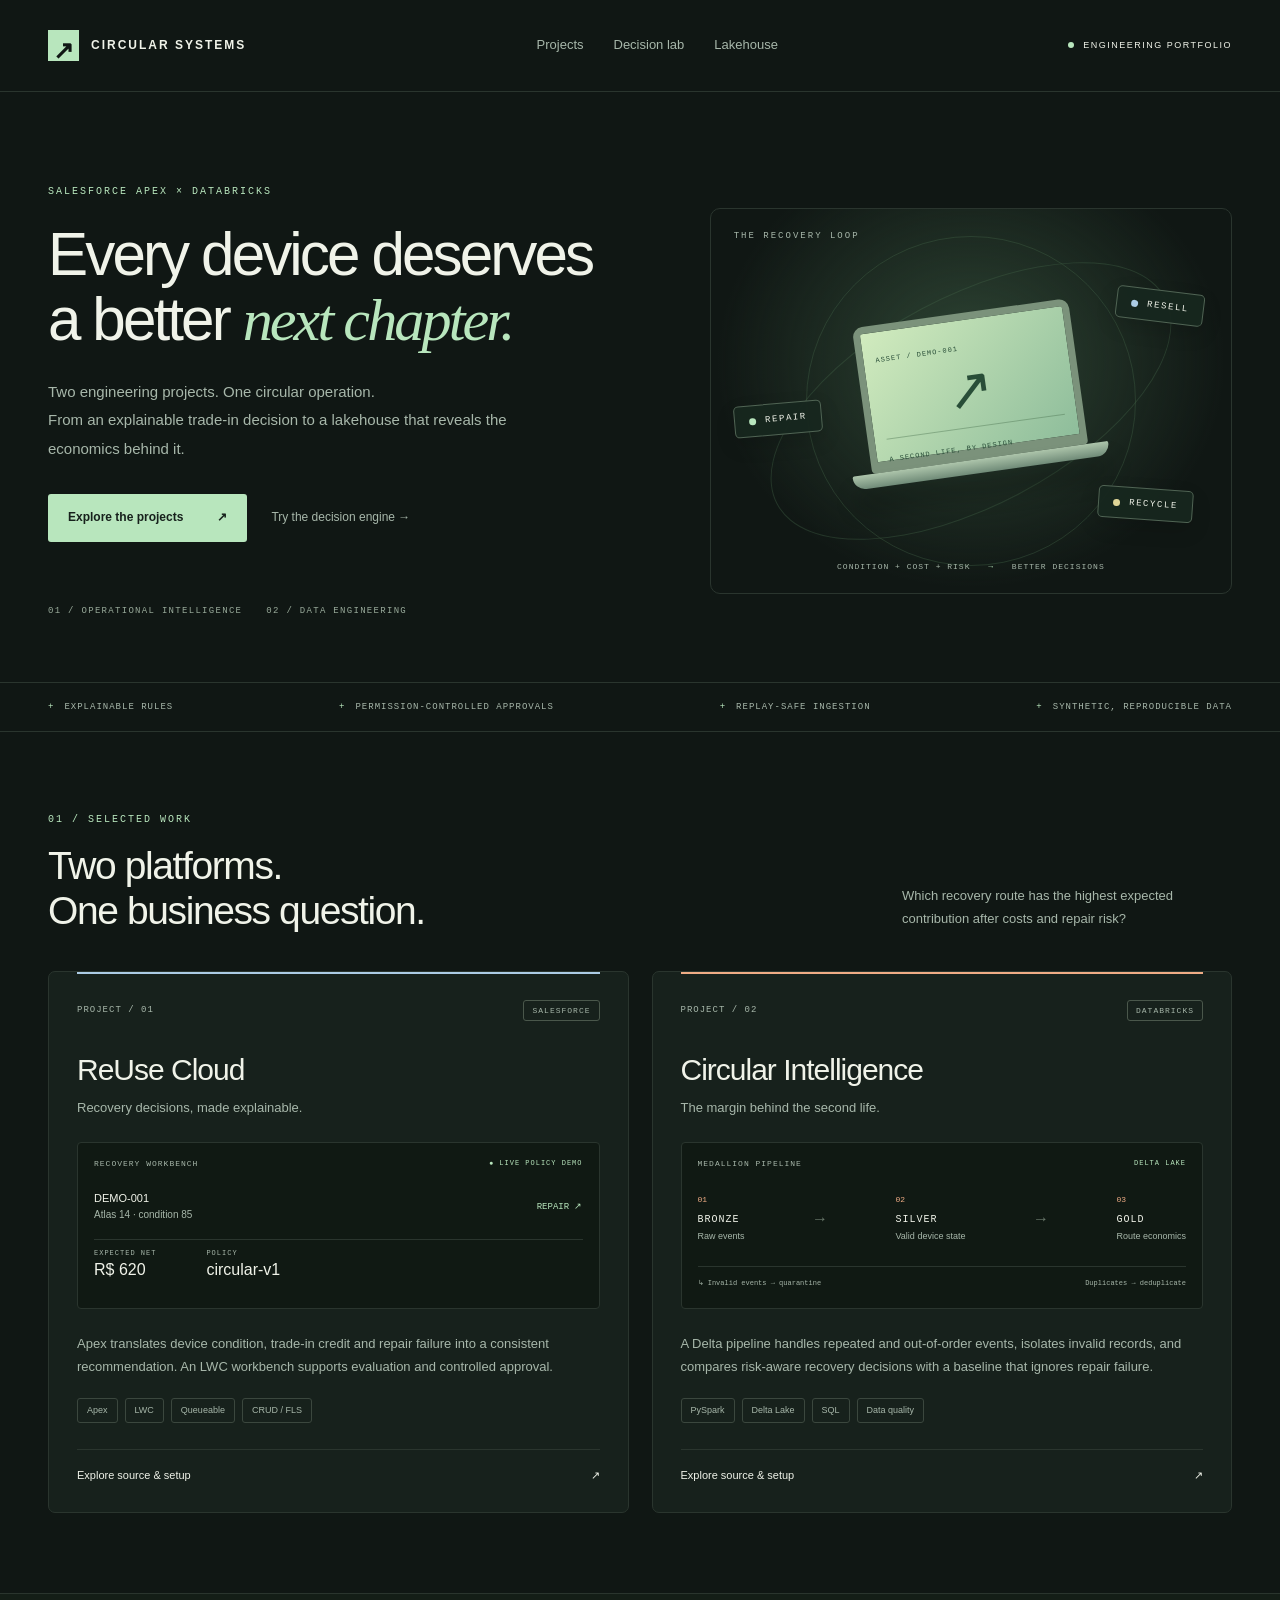
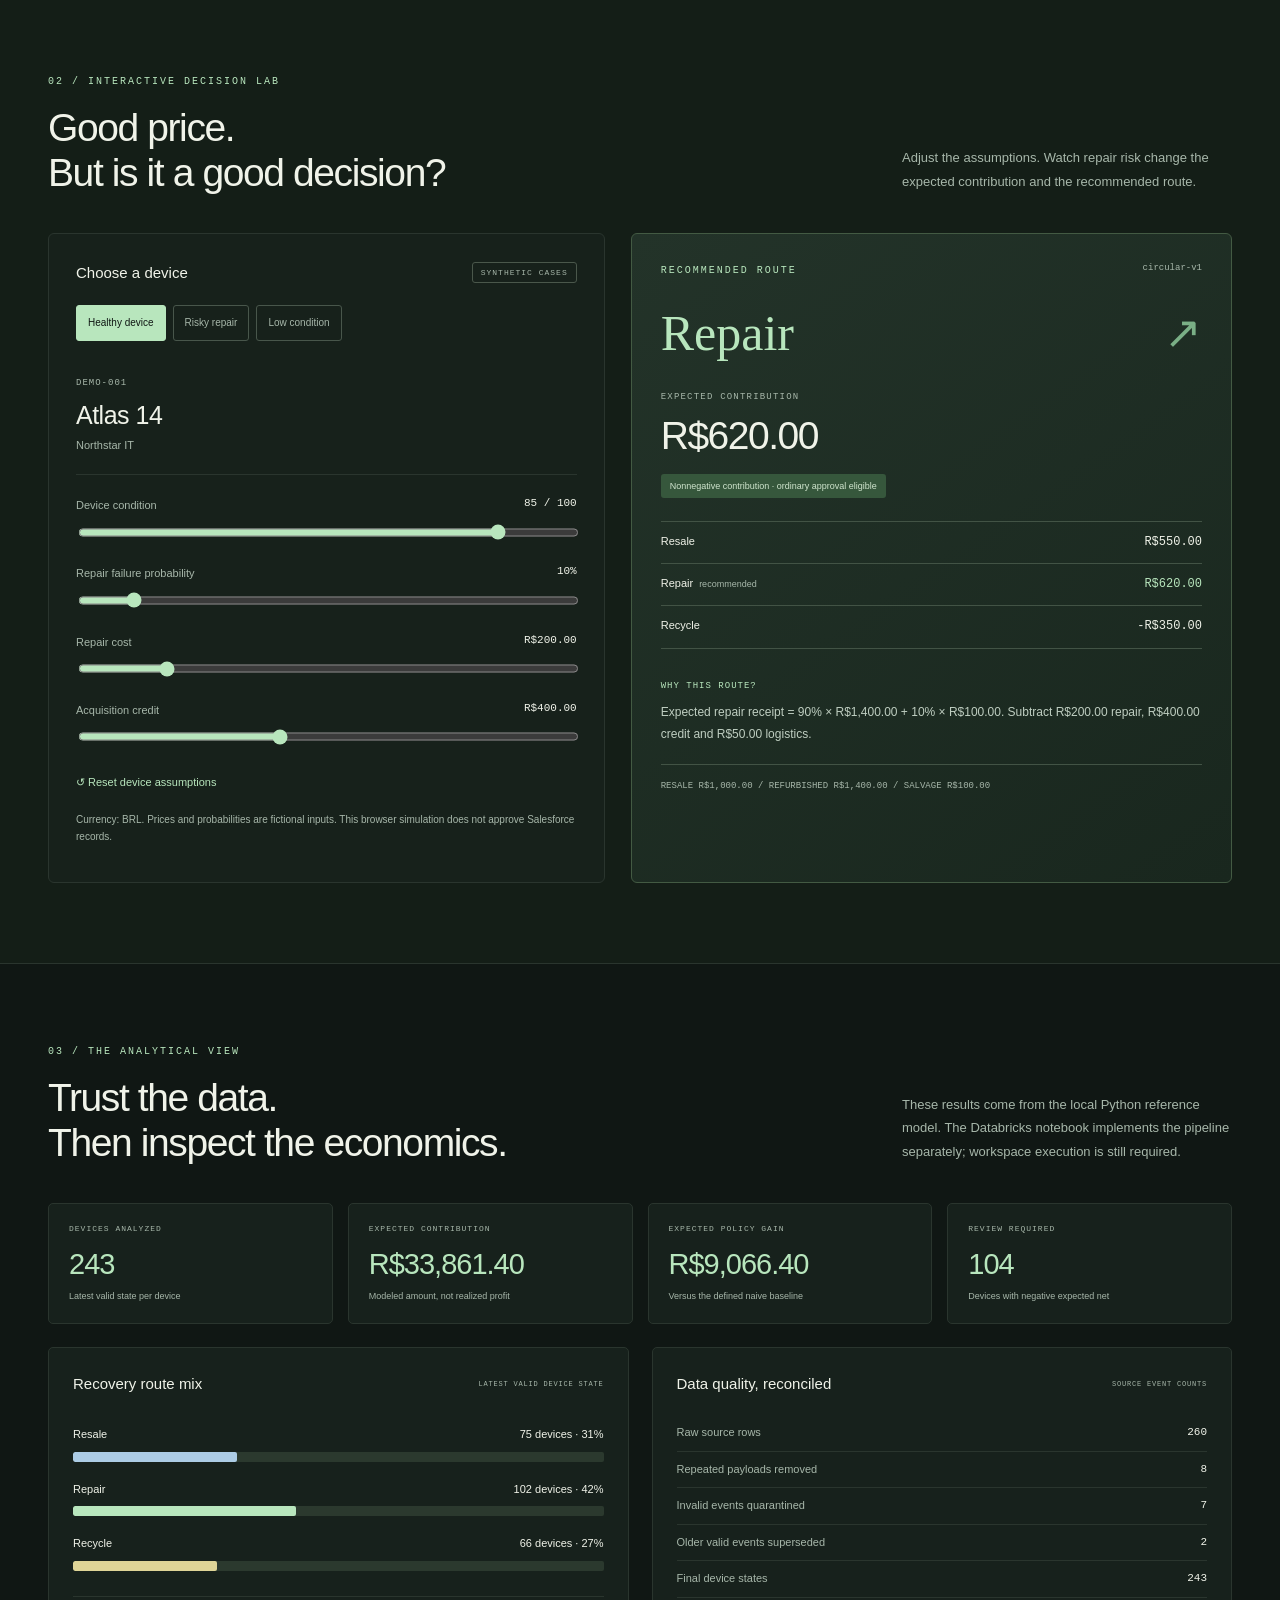
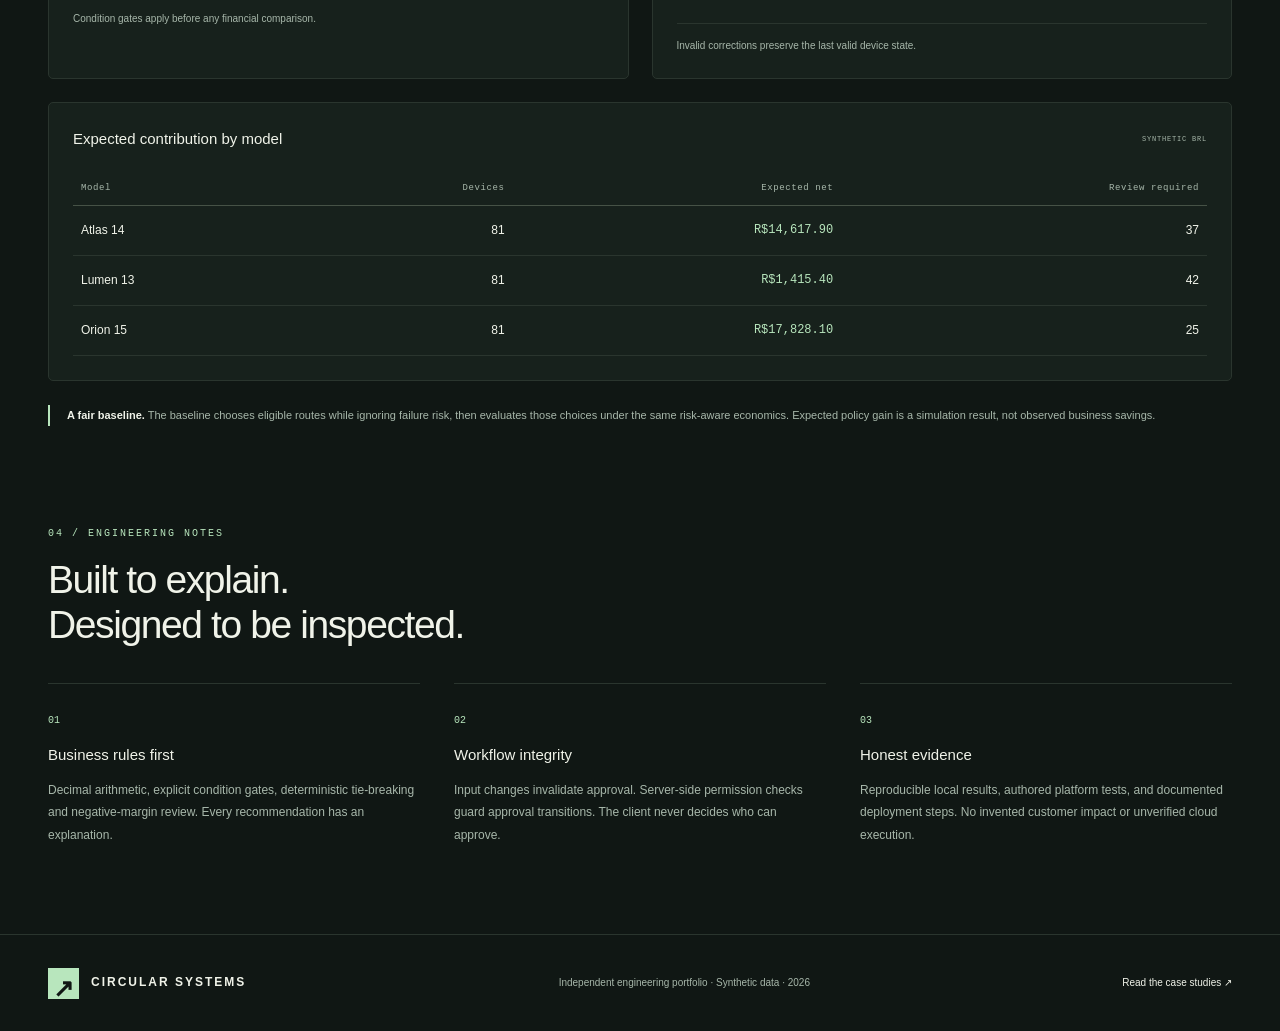
<file: docs/index.html>
<!doctype html><html lang="en"><head><meta charset="utf-8"><meta name="viewport" content="width=device-width, initial-scale=1"><meta http-equiv="refresh" content="0; url=demo/index.html"><title>Circular Intelligence — Demo</title></head><body><p><a href="demo/index.html">Open the interactive portfolio demo</a></p></body></html>
</file>
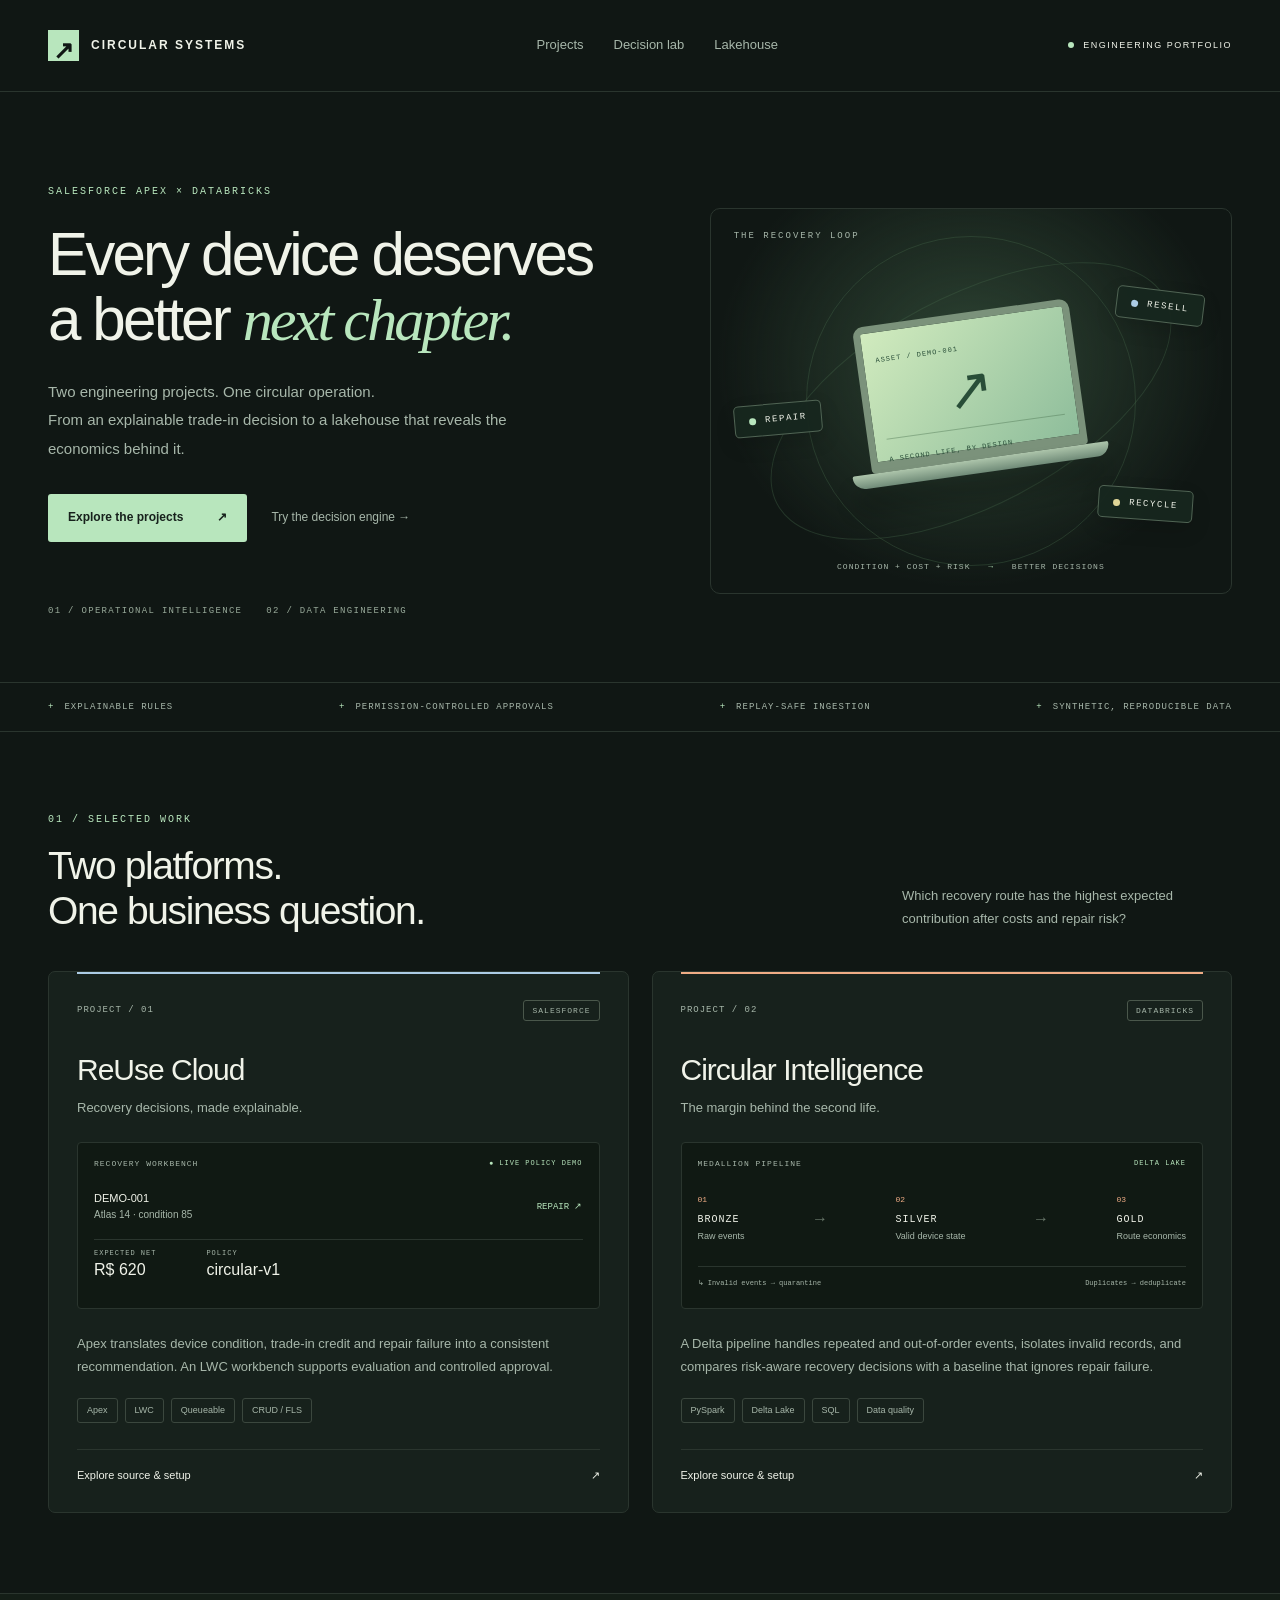
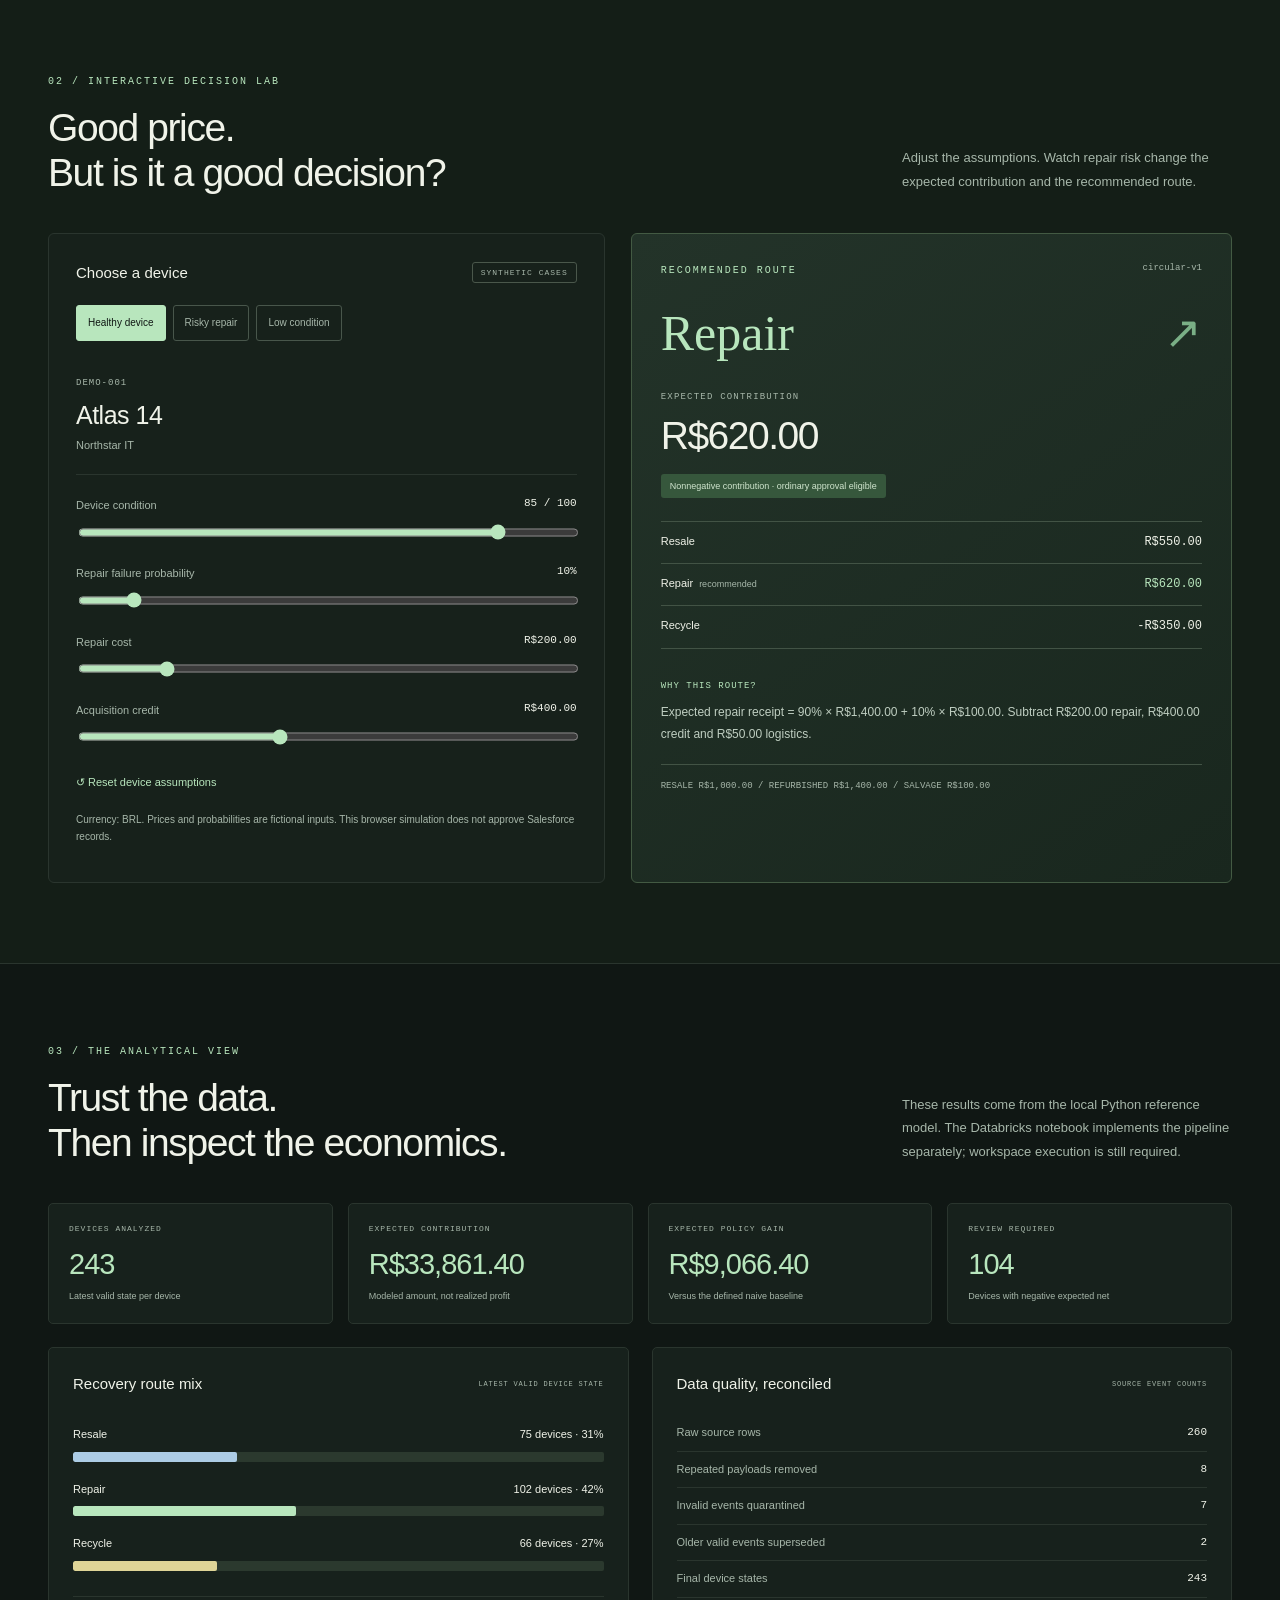
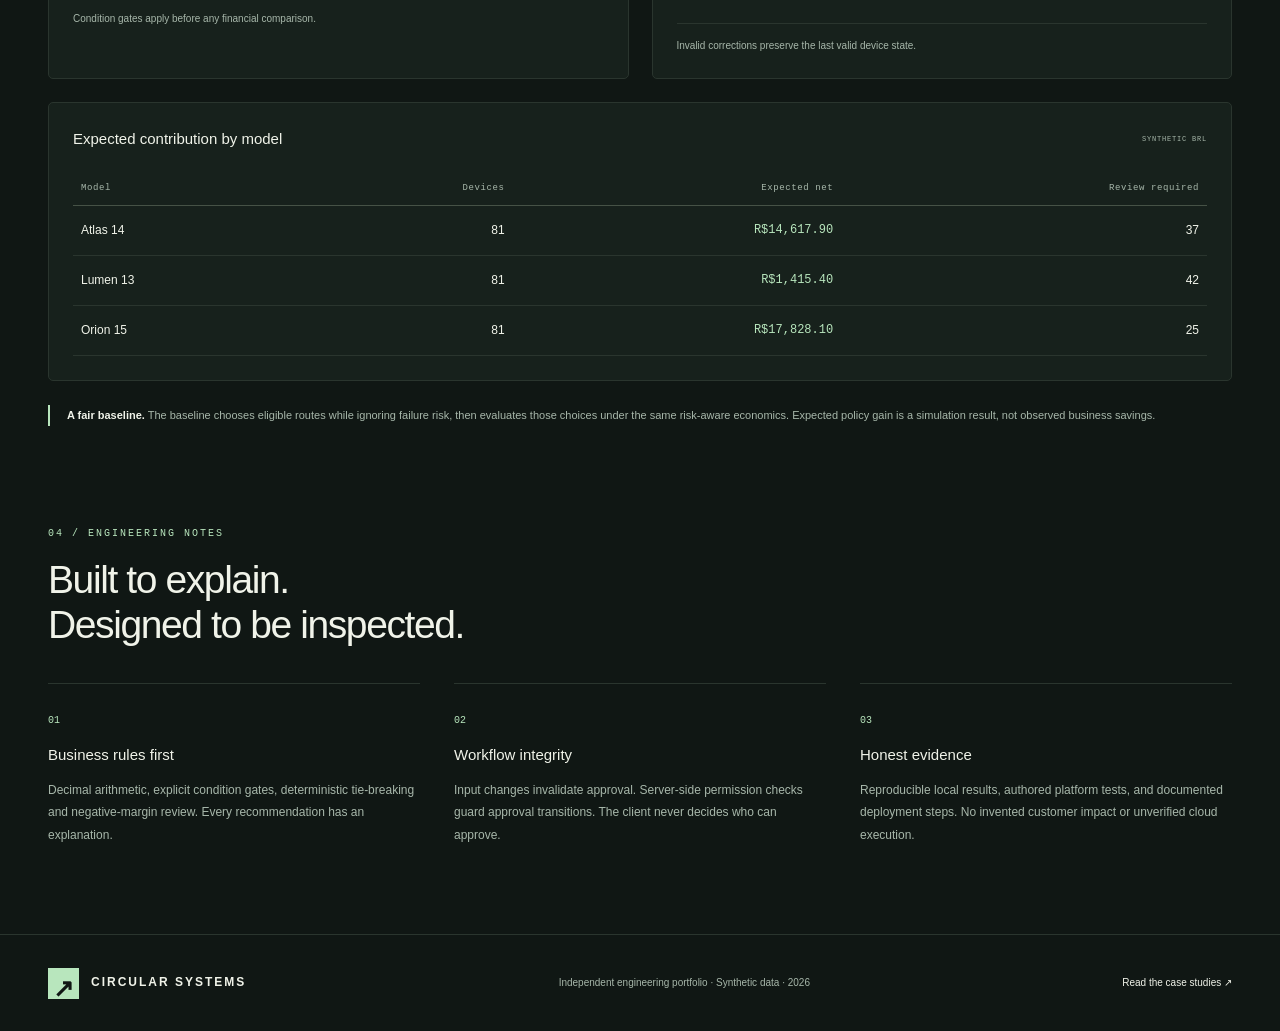
<file: docs/demo/index.html>
<!doctype html>
<html lang="en"><head><meta charset="UTF-8"><meta name="viewport" content="width=device-width, initial-scale=1"><title>Circular Intelligence — Portfolio Demo</title><link rel="stylesheet" href="styles.css"></head>
<body>
<header class="nav"><a class="brand" href="#home"><span class="brand-icon">↗</span> CIRCULAR SYSTEMS</a><nav aria-label="Main navigation"><a href="#projects">Projects</a><a href="#lab">Decision lab</a><a href="#lakehouse">Lakehouse</a></nav><span class="nav-note"><i></i> ENGINEERING PORTFOLIO</span></header>
<main>
<section id="home" class="hero"><div class="hero-copy"><div class="eyebrow">SALESFORCE APEX × DATABRICKS</div><h1>Every device deserves<br>a better <em>next chapter.</em></h1><p class="intro">Two engineering projects. One circular operation.<br>From an explainable trade-in decision to a lakehouse that reveals the economics behind it.</p><div class="hero-actions"><a class="button primary" href="#projects">Explore the projects <span>↗</span></a><a class="text-link" href="#lab">Try the decision engine →</a></div><div class="hero-foot">01 / OPERATIONAL INTELLIGENCE <span>02 / DATA ENGINEERING</span></div></div>
<div class="hero-art" aria-label="Conceptual equipment recovery decision diagram"><div class="orbit orbit-one"></div><div class="orbit orbit-two"></div><div class="art-label">THE RECOVERY LOOP</div><div class="device"><div class="device-screen"><span class="tiny">ASSET / DEMO-001</span><div class="screen-symbol">↗</div><div class="screen-line"></div><span class="tiny">A SECOND LIFE, BY DESIGN</span></div><div class="device-base"></div></div><div class="float-tag tag-a"><span class="dot blue"></span> RESELL</div><div class="float-tag tag-b"><span class="dot mint"></span> REPAIR</div><div class="float-tag tag-c"><span class="dot yellow"></span> RECYCLE</div><div class="art-bottom">CONDITION + COST + RISK <span>→</span> BETTER DECISIONS</div></div></section>
<section class="proof-strip" aria-label="Project principles"><span>EXPLAINABLE RULES</span><span>PERMISSION-CONTROLLED APPROVALS</span><span>REPLAY-SAFE INGESTION</span><span>SYNTHETIC, REPRODUCIBLE DATA</span></section>
<section id="projects" class="section"><div class="section-head"><div><div class="eyebrow">01 / SELECTED WORK</div><h2>Two platforms.<br>One business question.</h2></div><p>Which recovery route has the highest expected contribution after costs and repair risk?</p></div><div class="project-grid">
<article class="project-card salesforce"><div class="card-top"><span class="project-number">PROJECT / 01</span><span class="pill">SALESFORCE</span></div><h3>ReUse Cloud</h3><p class="card-subtitle">Recovery decisions, made explainable.</p><div class="mini-workbench"><div class="mini-top">RECOVERY WORKBENCH <span>● LIVE POLICY DEMO</span></div><div class="mini-row"><span>DEMO-001 <small>Atlas 14 · condition 85</small></span><strong class="mint-text">REPAIR ↗</strong></div><div class="mini-values"><div><small>EXPECTED NET</small><b>R$ 620</b></div><div><small>POLICY</small><b>circular-v1</b></div></div></div><p>Apex translates device condition, trade-in credit and repair failure into a consistent recommendation. An LWC workbench supports evaluation and controlled approval.</p><div class="chips"><span>Apex</span><span>LWC</span><span>Queueable</span><span>CRUD / FLS</span></div><a class="card-link" href="../RELATED-PROJECT.md">Explore source & setup <span>↗</span></a></article>
<article class="project-card databricks"><div class="card-top"><span class="project-number">PROJECT / 02</span><span class="pill">DATABRICKS</span></div><h3>Circular Intelligence</h3><p class="card-subtitle">The margin behind the second life.</p><div class="mini-lakehouse"><div class="mini-top">MEDALLION PIPELINE <span>DELTA LAKE</span></div><div class="layers"><div><span>01</span><b>BRONZE</b><small>Raw events</small></div><i>→</i><div><span>02</span><b>SILVER</b><small>Valid device state</small></div><i>→</i><div><span>03</span><b>GOLD</b><small>Route economics</small></div></div><div class="mini-quality"><span>↳ Invalid events → quarantine</span><span>Duplicates → deduplicate</span></div></div><p>A Delta pipeline handles repeated and out-of-order events, isolates invalid records, and compares risk-aware recovery decisions with a baseline that ignores repair failure.</p><div class="chips"><span>PySpark</span><span>Delta Lake</span><span>SQL</span><span>Data quality</span></div><a class="card-link" href="../../README.md">Explore source & setup <span>↗</span></a></article>
</div></section>
<section id="lab" class="section lab-section"><div class="section-head"><div><div class="eyebrow">02 / INTERACTIVE DECISION LAB</div><h2>Good price.<br>But is it a good decision?</h2></div><p>Adjust the assumptions. Watch repair risk change the expected contribution and the recommended route.</p></div><div class="lab-grid"><div class="controls"><div class="control-heading"><h3>Choose a device</h3><span class="pill">SYNTHETIC CASES</span></div><div class="case-buttons"><button data-case="DEMO-001" class="active" aria-pressed="true">Healthy device</button><button data-case="DEMO-002" aria-pressed="false">Risky repair</button><button data-case="DEMO-003" aria-pressed="false">Low condition</button></div><div class="asset-heading"><span id="asset-id">DEMO-001</span><h4 id="asset-name">Atlas 14</h4><p id="asset-supplier">Northstar IT</p></div><label class="slider-label" for="condition">Device condition <output id="condition-value">85 / 100</output></label><input type="range" id="condition" min="0" max="100" value="85"><label class="slider-label" for="failure">Repair failure probability <output id="failure-value">10%</output></label><input type="range" id="failure" min="0" max="100" value="10"><label class="slider-label" for="repair">Repair cost <output id="repair-value">R$ 200</output></label><input type="range" id="repair" min="0" max="1200" step="10" value="200"><label class="slider-label" for="credit">Acquisition credit <output id="credit-value">R$ 400</output></label><input type="range" id="credit" min="0" max="1000" step="10" value="400"><button class="reset-button" id="reset">↺ Reset device assumptions</button><p class="small-note">Currency: BRL. Prices and probabilities are fictional inputs. This browser simulation does not approve Salesforce records.</p></div>
<div class="decision-panel" aria-live="polite"><div class="decision-top"><span class="eyebrow">RECOMMENDED ROUTE</span><span class="policy-tag">circular-v1</span></div><div class="route-heading"><h3 id="winning-route">Repair</h3><span id="route-icon">↗</span></div><p class="net-label">EXPECTED CONTRIBUTION</p><div class="large-value" id="winning-net">R$ 620.00</div><div id="review-badge" class="review-badge">Nonnegative expected contribution</div><div class="route-comparison" id="route-comparison"></div><div class="formula-box"><span>WHY THIS ROUTE?</span><p id="explanation"></p></div><div class="input-facts" id="input-facts"></div></div></div></section>
<section id="lakehouse" class="section lake-section"><div class="section-head"><div><div class="eyebrow">03 / THE ANALYTICAL VIEW</div><h2>Trust the data.<br>Then inspect the economics.</h2></div><p>These results come from the local Python reference model. The Databricks notebook implements the pipeline separately; workspace execution is still required.</p></div><div class="metrics" id="metrics"></div><div class="analytics-grid"><article class="chart-panel"><div class="chart-heading"><h3>Recovery route mix</h3><span class="subtle">LATEST VALID DEVICE STATE</span></div><div class="route-bars" id="route-bars"></div><div class="chart-bottom">Condition gates apply before any financial comparison.</div></article><article class="chart-panel"><div class="chart-heading"><h3>Data quality, reconciled</h3><span class="subtle">SOURCE EVENT COUNTS</span></div><div class="quality-list" id="quality-list"></div><div class="chart-bottom">Invalid corrections preserve the last valid device state.</div></article></div><div class="table-panel"><div class="chart-heading"><h3>Expected contribution by model</h3><span class="subtle">SYNTHETIC BRL</span></div><div class="table-wrap"><table><caption class="sr-only">Expected contribution and manager review counts by model</caption><thead><tr><th scope="col">Model</th><th scope="col">Devices</th><th scope="col">Expected net</th><th scope="col">Review required</th></tr></thead><tbody id="model-table"></tbody></table></div></div><div class="baseline-note"><b>A fair baseline.</b> The baseline chooses eligible routes while ignoring failure risk, then evaluates those choices under the same risk-aware economics. Expected policy gain is a simulation result, not observed business savings.</div></section>
<section class="section build-section"><div><div class="eyebrow">04 / ENGINEERING NOTES</div><h2>Built to explain.<br>Designed to be inspected.</h2></div><div class="notes-grid"><article><span>01</span><h3>Business rules first</h3><p>Decimal arithmetic, explicit condition gates, deterministic tie-breaking and negative-margin review. Every recommendation has an explanation.</p></article><article><span>02</span><h3>Workflow integrity</h3><p>Input changes invalidate approval. Server-side permission checks guard approval transitions. The client never decides who can approve.</p></article><article><span>03</span><h3>Honest evidence</h3><p>Reproducible local results, authored platform tests, and documented deployment steps. No invented customer impact or unverified cloud execution.</p></article></div></section>
</main><footer><a class="brand" href="#home"><span class="brand-icon">↗</span> CIRCULAR SYSTEMS</a><p>Independent engineering portfolio · Synthetic data · 2026</p><a href="../CASE-STUDY.md">Read the case studies ↗</a></footer><script src="data.js"></script><script src="app.js"></script></body></html>
</file>
<file: docs/demo/styles.css>
@charset "UTF-8";
:root{--bg:#101714;--panel:#17211c;--line:#2a352e;--text:#f0f3e9;--muted:#a7b7aa;--mint:#b8e6bd;--yellow:#dfd597;--blue:#accce5;--orange:#efac85}*{box-sizing:border-box}html{scroll-behavior:smooth;scroll-padding-top:26px}body{margin:0;background:var(--bg);color:var(--text);font-family:Arial,Helvetica,sans-serif;line-height:1.6}a{color:inherit;text-decoration:none}button,input{font:inherit}button,a,input{touch-action:manipulation}button:focus-visible,a:focus-visible,input:focus-visible{outline:2px solid var(--mint);outline-offset:5px}button{cursor:pointer}.nav,main,footer{max-width:1320px;margin:auto}.nav{display:flex;align-items:center;justify-content:space-between;padding:30px 48px;border-bottom:1px solid var(--line);gap:24px}.brand{display:flex;align-items:center;gap:12px;font-weight:700;font-size:12px;letter-spacing:2px;white-space:nowrap}.brand-icon{display:grid;place-items:center;background:var(--mint);color:var(--bg);width:31px;height:31px;font-size:25px;letter-spacing:0}.nav nav{display:flex;gap:30px;font-size:13px;color:var(--muted)}.nav nav a:hover{color:var(--mint)}.nav-note{font-size:9px;letter-spacing:1.5px;display:flex;gap:9px;align-items:center}.nav-note i{width:6px;height:6px;background:var(--mint);border-radius:50%}.hero{display:grid;grid-template-columns:1.2fr 1fr;gap:35px;padding:92px 48px 64px;align-items:center}.eyebrow{font-family:Consolas,monospace;font-size:10px;letter-spacing:2px;color:var(--mint);font-weight:500}h1{font-size:clamp(38px,4.7vw,65px);line-height:1.08;letter-spacing:-2.9px;font-weight:500;margin:23px 0 25px}h1 em{font-family:Georgia,serif;color:var(--mint);font-weight:400}p{color:var(--muted)}.intro{font-size:15px;line-height:1.9;max-width:510px}.hero-actions{display:flex;align-items:center;gap:24px;margin:31px 0 62px;flex-wrap:wrap}.button{display:inline-flex;gap:34px;padding:14px 20px;font-size:12px;font-weight:600;border-radius:3px}.primary{background:var(--mint);color:#17211c}.primary:hover{background:#d0f4d4}.text-link{font-size:12px;color:var(--muted)}.hero-foot{font-family:Consolas,monospace;font-size:9px;letter-spacing:1.3px;color:#98aa9a;display:flex;gap:24px;flex-wrap:wrap}.hero-art{height:386px;position:relative;overflow:hidden;background:radial-gradient(ellipse at 50% 40%,#2e4534,transparent 69%);border:1px solid var(--line);border-radius:10px}.orbit{position:absolute;border:1px solid #42614766;border-radius:50%;width:330px;height:330px;left:50%;top:50%;transform:translate(-50%,-50%)}.orbit-two{width:440px;height:210px;transform:translate(-50%,-50%) rotate(-28deg)}.art-label{position:absolute;top:22px;left:23px;font:9px Consolas,monospace;letter-spacing:2px;color:var(--muted)}.device{position:absolute;left:50%;top:48%;transform:translate(-50%,-50%) rotate(-8deg);width:218px}.device-screen{height:147px;border:7px solid #7b927b;border-bottom-width:11px;border-radius:10px 10px 4px 4px;background:linear-gradient(135deg,#d1ebbe,#8ebd9b);color:#294e38;padding:12px}.tiny{font:7px Consolas,monospace;letter-spacing:1px}.screen-symbol{font-size:57px;line-height:1.1;text-align:center}.screen-line{height:1px;background:#456d4966;margin:7px 0 4px}.device-base{height:14px;width:258px;background:linear-gradient(#adc5ab,#708b78);margin-left:-20px;border-radius:2px 2px 14px 14px;box-shadow:0 20px 22px #0004}.float-tag{position:absolute;font:9px Consolas,monospace;letter-spacing:1.6px;border:1px solid #506454;background:#17271ef0;padding:10px 14px;border-radius:5px;display:flex;align-items:center;gap:9px;box-shadow:0 8px 20px #0002}.tag-a{top:81px;right:27px;transform:rotate(7deg)}.tag-b{left:23px;top:194px;transform:rotate(-5deg)}.tag-c{bottom:73px;right:38px;transform:rotate(4deg)}.dot{width:7px;height:7px;border-radius:50%;display:inline-block}.blue{background:var(--blue)}.mint{background:var(--mint)}.yellow{background:var(--yellow)}.art-bottom{position:absolute;bottom:22px;left:0;right:0;text-align:center;font:8px Consolas,monospace;letter-spacing:1px;color:var(--muted)}.art-bottom span{margin:0 12px;color:var(--mint)}.proof-strip{display:flex;justify-content:space-between;gap:18px;border-top:1px solid var(--line);border-bottom:1px solid var(--line);padding:19px 48px;font:9px Consolas,monospace;letter-spacing:1px;color:var(--muted);flex-wrap:wrap}.proof-strip span:before{content:'+';margin-right:10px;color:var(--mint)}.section{padding:80px 48px}.section-head{display:flex;justify-content:space-between;align-items:flex-end;gap:50px;margin-bottom:37px}h2{font-size:39px;font-weight:400;line-height:1.15;letter-spacing:-1.4px;margin:16px 0 0}.section-head>p{font-size:13px;max-width:330px;line-height:1.8;margin-bottom:3px}.project-grid{display:grid;grid-template-columns:1fr 1fr;gap:23px}.project-card{border:1px solid var(--line);background:var(--panel);border-radius:7px;padding:28px;position:relative}.project-card:before{content:'';position:absolute;top:0;left:28px;right:28px;height:2px;background:var(--blue)}.project-card.databricks:before{background:var(--orange)}.card-top{display:flex;justify-content:space-between;align-items:center}.project-number{font:9px Consolas,monospace;letter-spacing:1px;color:var(--muted)}.pill{font:8px Consolas,monospace;letter-spacing:1px;border:1px solid #4a574b;padding:5px 8px;border-radius:3px;color:var(--muted)}.project-card h3{font-size:30px;letter-spacing:-1px;margin:25px 0 0;font-weight:400}.card-subtitle{font-size:13px;margin:4px 0 23px}.mini-workbench,.mini-lakehouse{background:#101913;border:1px solid var(--line);border-radius:4px;min-height:167px;padding:16px;margin-bottom:23px}.mini-top{display:flex;justify-content:space-between;gap:12px;font:8px Consolas,monospace;letter-spacing:1px;color:var(--muted)}.mini-top span{color:var(--mint);font-size:7px}.mini-row{display:flex;align-items:center;justify-content:space-between;margin:22px 0 16px;font-size:11px}.mini-row small{display:block;font-size:10px;color:var(--muted)}.mini-row strong{font:9px Consolas,monospace}.mint-text{color:var(--mint)}.mini-values{display:flex;gap:50px;border-top:1px solid var(--line);padding-top:9px}.mini-values small{display:block;font:7px Consolas,monospace;color:var(--muted);letter-spacing:1px}.mini-values b{font-size:16px;font-weight:400}.layers{display:flex;align-items:center;justify-content:space-between;gap:8px;margin:27px 0 23px}.layers div span{display:block;font:8px Consolas,monospace;color:var(--orange)}.layers b{font:10px Consolas,monospace;letter-spacing:1px}.layers small{display:block;font-size:9px;color:var(--muted)}.layers i{color:#6a796c;font-style:normal}.mini-quality{font:7px Consolas,monospace;color:var(--muted);display:flex;justify-content:space-between;border-top:1px solid var(--line);padding-top:12px;gap:10px}.project-card>p:not(.card-subtitle){font-size:13px;line-height:1.8;margin-bottom:20px}.chips{display:flex;gap:7px;flex-wrap:wrap}.chips span{font-size:9px;border:1px solid #3b473e;padding:4px 9px;border-radius:3px;color:var(--muted)}.card-link{display:flex;justify-content:space-between;border-top:1px solid var(--line);margin-top:26px;padding-top:17px;font-size:11px}.card-link:hover{color:var(--mint)}.lab-section{background:#141e17;border-top:1px solid var(--line);border-bottom:1px solid var(--line)}.lab-grid{display:grid;grid-template-columns:1fr 1.08fr;gap:26px}.controls{border:1px solid var(--line);padding:27px;border-radius:6px;background:#17211b}.control-heading{display:flex;align-items:center;justify-content:space-between;gap:10px}.control-heading h3{font-size:15px;margin:0;font-weight:400}.case-buttons{display:flex;gap:7px;margin:20px 0 26px}.case-buttons button{background:transparent;color:var(--muted);font-size:10px;border:1px solid #48564b;border-radius:3px;padding:9px 11px}.case-buttons button.active{background:var(--mint);color:var(--bg);border-color:var(--mint)}.asset-heading{padding-bottom:20px;border-bottom:1px solid var(--line);margin-bottom:22px}.asset-heading span{font:9px Consolas,monospace;letter-spacing:1px;color:var(--muted)}.asset-heading h4{font-size:25px;margin:2px 0;font-weight:400;letter-spacing:-.5px}.asset-heading p{margin:0;font-size:11px}.slider-label{display:flex;justify-content:space-between;gap:8px;font-size:11px;color:var(--muted);margin:14px 0 4px}.slider-label output{color:var(--text);font:11px Consolas,monospace}input[type=range]{width:100%;accent-color:var(--mint);height:23px;cursor:pointer}.reset-button{border:0;background:transparent;color:var(--mint);font-size:11px;padding:0;margin-top:18px}.small-note{font-size:10px;line-height:1.7;margin-top:18px}.decision-panel{padding:29px;border:1px solid #435a43;border-radius:6px;background:linear-gradient(145deg,#233329,#19271e)}.decision-top{display:flex;justify-content:space-between;gap:10px}.policy-tag{font:9px Consolas,monospace;color:var(--muted)}.route-heading{display:flex;justify-content:space-between;align-items:center;margin:18px 0 4px}.route-heading h3{font-family:Georgia,serif;font-size:50px;line-height:1.2;font-weight:400;margin:0;color:var(--mint)}.route-heading>span{font-size:45px;color:#7aaf86}.net-label{font:9px Consolas,monospace;letter-spacing:1.2px;margin-top:23px}.large-value{font-size:39px;letter-spacing:-1.5px;line-height:1.3}.review-badge{display:inline-block;background:#36573c;color:#d0e5ce;border-radius:3px;font-size:9px;padding:5px 9px;margin:12px 0 23px}.review-badge.warning{background:#604733;color:#ffdeb4}.route-comparison{border-top:1px solid #425345}.comparison-row{display:flex;justify-content:space-between;gap:16px;padding:11px 0;border-bottom:1px solid #425345;font-size:11px}.comparison-row b{font-family:Consolas,monospace;font-size:12px;font-weight:400}.comparison-row small{color:var(--muted);font-size:9px;display:inline-block;margin-left:6px}.comparison-row.ineligible{opacity:.56}.formula-box{margin-top:21px}.formula-box>span{font:9px Consolas,monospace;color:var(--mint);letter-spacing:1px}.formula-box p{font-size:12px;line-height:1.8;margin:7px 0 0;color:#bfcec1}.input-facts{border-top:1px solid #425345;display:flex;gap:18px;flex-wrap:wrap;font:9px Consolas,monospace;color:var(--muted);margin-top:19px;padding-top:16px}.metrics{display:grid;grid-template-columns:repeat(4,1fr);gap:15px;margin-bottom:23px}.metric{border:1px solid var(--line);border-radius:5px;padding:20px;background:var(--panel)}.metric small{display:block;font:8px Consolas,monospace;letter-spacing:1px;color:var(--muted)}.metric b{display:block;font-weight:400;font-size:29px;letter-spacing:-1px;margin:8px 0 1px;color:var(--mint)}.metric p{font-size:9px;margin:0}.analytics-grid{display:grid;grid-template-columns:1fr 1fr;gap:23px}.chart-panel,.table-panel{border:1px solid var(--line);background:var(--panel);border-radius:5px;padding:24px}.chart-heading{display:flex;justify-content:space-between;gap:14px;align-items:center}.chart-heading h3{font-weight:400;font-size:15px;margin:0}.subtle{font:7px Consolas,monospace;letter-spacing:.8px;color:var(--muted)}.route-bars{margin-top:30px}.bar-row{margin:0 0 19px}.bar-label{display:flex;justify-content:space-between;font-size:11px;margin-bottom:8px}.bar-track{height:10px;background:#2b392e;border-radius:2px;overflow:hidden}.bar-fill{height:100%;border-radius:2px}.chart-bottom{font-size:10px;color:var(--muted);border-top:1px solid var(--line);padding-top:14px;margin-top:25px}.quality-list{margin-top:19px}.quality-row{display:flex;justify-content:space-between;border-bottom:1px solid var(--line);padding:9px 0;font-size:11px}.quality-row span{color:var(--muted)}.quality-row b{font-family:Consolas,monospace;font-weight:400}.table-panel{margin-top:23px}.table-wrap{overflow:auto}table{width:100%;border-collapse:collapse;font-size:12px;margin-top:20px;text-align:left}th{font:9px Consolas,monospace;letter-spacing:.6px;color:var(--muted);padding:12px 8px;border-bottom:1px solid #465246}td{padding:15px 8px;border-bottom:1px solid var(--line)}th:not(:first-child),td:not(:first-child){text-align:right}td:nth-child(3){color:var(--mint);font-family:Consolas,monospace}.baseline-note{border-left:2px solid var(--mint);padding:0 0 0 17px;font-size:11px;line-height:1.9;color:var(--muted);margin-top:24px}.baseline-note b{color:var(--text)}.build-section{padding-top:20px;padding-bottom:75px}.notes-grid{display:grid;grid-template-columns:repeat(3,1fr);gap:34px;margin-top:35px}.notes-grid article{border-top:1px solid var(--line);padding-top:21px}.notes-grid span{font:10px Consolas,monospace;color:var(--mint)}.notes-grid h3{font-size:15px;font-weight:400;margin:12px 0}.notes-grid p{font-size:12px;line-height:1.9}footer{border-top:1px solid var(--line);padding:30px 48px;display:flex;align-items:center;justify-content:space-between;gap:20px}footer p,footer>a:last-child{font-size:10px}.sr-only{position:absolute;width:1px;height:1px;padding:0;margin:-1px;overflow:hidden;clip:rect(0,0,0,0);white-space:nowrap;border:0}@media(min-width:1450px){.hero{padding-top:110px;padding-bottom:80px}}@media(max-width:1000px){.nav-note{display:none}.nav,footer{padding:24px 28px}.hero{padding:64px 28px 48px;gap:24px}h1{font-size:46px}.hero-art{height:350px}.section{padding:60px 28px}.proof-strip{padding:18px 28px}.hero-actions{gap:18px}.project-card{padding:22px}.metrics{grid-template-columns:repeat(2,1fr)}.mini-top{letter-spacing:.4px}.section-head>p{max-width:300px}h2{font-size:34px}.subtle{font-size:6px}.case-buttons{flex-wrap:wrap}.comparison-row small{display:block;margin-left:0}.build-section{padding-top:15px}}@media(max-width:720px){.nav{gap:15px}.nav nav{gap:14px;font-size:10px}.brand{font-size:9px;letter-spacing:1px}.hero{grid-template-columns:1fr;padding-top:50px}.hero-art{height:330px;max-width:500px;width:100%;margin:0 auto}.hero-foot{margin-bottom:0;font-size:8px}.hero-actions{margin-bottom:34px}h1{font-size:46px;letter-spacing:-2px}.section-head{display:block}.section-head>p{max-width:none;margin-top:20px}.project-grid,.lab-grid,.analytics-grid{grid-template-columns:1fr}.notes-grid{grid-template-columns:1fr;gap:12px}.proof-strip{gap:12px;font-size:8px}.project-card{padding:25px}.decision-panel,.controls{padding:24px}.section{padding:50px 22px}.hero,.nav{padding-left:22px;padding-right:22px}.chart-heading{flex-wrap:wrap}.metric{padding:17px}.metric b{font-size:26px}.table-panel,.chart-panel{padding:20px}.large-value{font-size:38px}footer{flex-wrap:wrap;padding:25px 22px}footer p{margin:0}.build-section{padding-top:5px}table{font-size:10px}.mini-top span{font-size:6px}h2{font-size:33px}}@media(prefers-reduced-motion:reduce){html{scroll-behavior:auto}}
</file>
